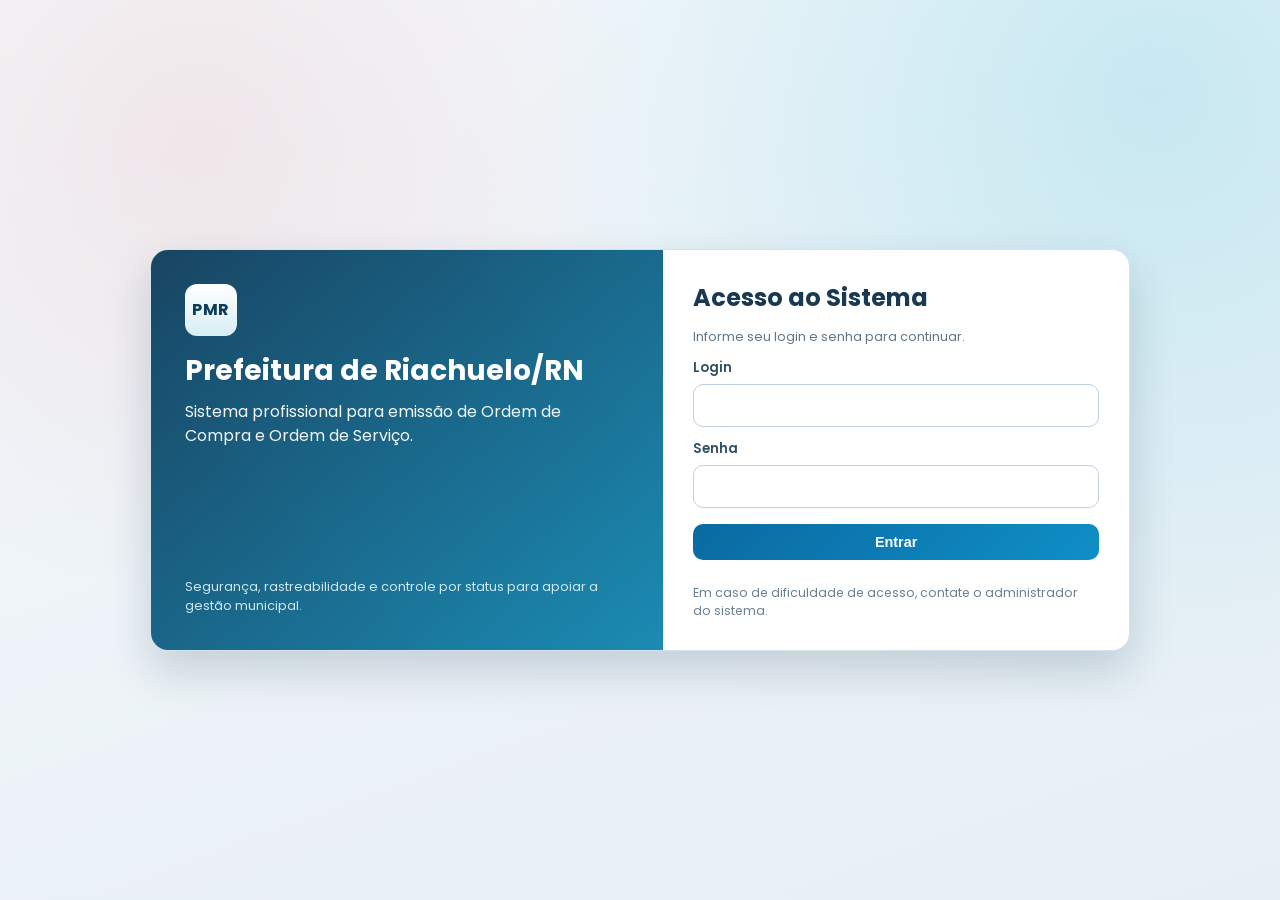
<file: index.html>
<!DOCTYPE html>
<html lang="pt-BR">
<head>
  <meta charset="UTF-8" />
  <meta name="viewport" content="width=device-width, initial-scale=1.0" />
  <title>Login | Sistema de Ordens</title>
  <link rel="preconnect" href="https://fonts.googleapis.com">
  <link rel="preconnect" href="https://fonts.gstatic.com" crossorigin>
  <link href="https://fonts.googleapis.com/css2?family=Poppins:wght@400;500;600;700&display=swap" rel="stylesheet">
  <link rel="stylesheet" href="css/style.css" />
</head>
<body>
  <main class="login-page">
    <section class="login-card">
      <aside class="login-aside">
        <div>
          <div class="brand-badge" style="margin-bottom:16px;">PMR</div>
          <h1>Prefeitura de Riachuelo/RN</h1>
          <p>Sistema profissional para emissão de Ordem de Compra e Ordem de Serviço.</p>
        </div>
        <p class="helper-text" style="color:#d9eef8;">
          Segurança, rastreabilidade e controle por status para apoiar a gestão municipal.
        </p>
      </aside>

      <div class="login-form-wrap">
        <h2>Acesso ao Sistema</h2>
        <p class="helper-text">Informe seu login e senha para continuar.</p>

        <form id="loginForm" novalidate>
          <div class="field">
            <label for="login">Login</label>
            <input type="text" id="login" name="login" autocomplete="username" required />
          </div>

          <div class="field" style="margin-top:12px;">
            <label for="senha">Senha</label>
            <input type="password" id="senha" name="senha" autocomplete="current-password" required />
          </div>

          <button id="btnEntrar" type="submit" class="btn btn-primary" style="margin-top:16px; width:100%;">Entrar</button>
          <div id="loginError" class="error-box"></div>
        </form>

        <div class="login-footer-note">
          Em caso de dificuldade de acesso, contate o administrador do sistema.
        </div>
      </div>
    </section>
  </main>

  <script src="js/config.js"></script>
  <script src="js/utils.js"></script>
  <script src="js/api.js"></script>
  <script src="js/auth.js"></script>
  <script>
    document.addEventListener('DOMContentLoaded', function () {
      Auth.initLoginPage();
    });
  </script>
</body>
</html>
</file>
<file: css/style.css>
:root {
  --bg-1: #f4f8fb;
  --bg-2: #e7eff5;
  --ink-1: #12202f;
  --ink-2: #395164;
  --accent-1: #0a6aa1;
  --accent-2: #0fb1d1;
  --accent-3: #d62d2d;
  --line: #d3dee8;
  --white: #ffffff;
  --success: #20865b;
  --warning: #a76c00;
  --danger: #ba2a2a;
  --radius: 14px;
  --shadow: 0 8px 22px rgba(14, 39, 58, 0.12);
}

* {
  box-sizing: border-box;
}

html,
body {
  margin: 0;
  padding: 0;
  min-height: 100%;
}

body {
  font-family: 'Poppins', 'Trebuchet MS', sans-serif;
  color: var(--ink-1);
  background:
    radial-gradient(circle at 90% 10%, rgba(15, 177, 209, 0.18), transparent 45%),
    radial-gradient(circle at 15% 15%, rgba(214, 45, 45, 0.08), transparent 35%),
    linear-gradient(160deg, var(--bg-1), var(--bg-2));
}

a {
  color: var(--accent-1);
  text-decoration: none;
}

.page {
  width: 100%;
  max-width: 1400px;
  margin: 0 auto;
  padding: 20px;
}

.app-shell {
  display: grid;
  gap: 16px;
}

.app-header {
  background: linear-gradient(125deg, #0f3d60, #0a6aa1 65%, #1498c2);
  color: var(--white);
  border-radius: var(--radius);
  padding: 16px 20px;
  box-shadow: var(--shadow);
}

.app-header-row {
  display: flex;
  flex-wrap: wrap;
  justify-content: space-between;
  align-items: center;
  gap: 12px;
}

.brand {
  display: flex;
  align-items: center;
  gap: 12px;
}

.brand-badge {
  width: 52px;
  height: 52px;
  border-radius: 12px;
  display: flex;
  align-items: center;
  justify-content: center;
  font-weight: 700;
  letter-spacing: 0.8px;
  background: linear-gradient(180deg, #ffffff, #d6eef5);
  color: #0b3c5a;
}

.brand h1 {
  margin: 0;
  font-size: 1.15rem;
  font-weight: 700;
}

.brand p {
  margin: 2px 0 0;
  opacity: 0.9;
  font-size: 0.85rem;
}

.top-nav {
  display: flex;
  flex-wrap: wrap;
  gap: 8px;
}

.top-nav a {
  background: rgba(255, 255, 255, 0.16);
  color: #f5fbff;
  border: 1px solid rgba(255, 255, 255, 0.18);
  border-radius: 999px;
  padding: 8px 14px;
  font-size: 0.86rem;
  transition: all 0.2s ease;
}

.top-nav a:hover,
.top-nav a.active {
  background: rgba(255, 255, 255, 0.28);
}

.user-box {
  display: flex;
  align-items: center;
  gap: 12px;
}

.user-tag {
  font-size: 0.86rem;
  opacity: 0.95;
}

.btn {
  border: none;
  cursor: pointer;
  border-radius: 10px;
  padding: 10px 14px;
  font-weight: 600;
  transition: all 0.2s ease;
  font-size: 0.9rem;
}

.btn:disabled {
  opacity: 0.6;
  cursor: not-allowed;
}

.btn-primary {
  background: linear-gradient(135deg, var(--accent-1), #0f8fc7);
  color: var(--white);
}

.btn-primary:hover {
  filter: brightness(1.05);
}

.btn-secondary {
  background: #e9f1f7;
  color: #0f3e5c;
}

.btn-secondary:hover {
  background: #dce9f4;
}

.btn-danger {
  background: #f8d6d6;
  color: #862929;
}

.btn-danger:hover {
  background: #f0c5c5;
}

.btn-ghost {
  background: rgba(255, 255, 255, 0.15);
  color: #fff;
  border: 1px solid rgba(255, 255, 255, 0.3);
}

.panel {
  background: var(--white);
  border: 1px solid var(--line);
  border-radius: var(--radius);
  padding: 16px;
  box-shadow: 0 4px 14px rgba(14, 39, 58, 0.06);
}

.panel h2,
.panel h3 {
  margin: 0 0 12px;
  color: #16384f;
}

.grid {
  display: grid;
  gap: 14px;
}

.grid-2 {
  grid-template-columns: repeat(2, minmax(0, 1fr));
}

.grid-3 {
  grid-template-columns: repeat(3, minmax(0, 1fr));
}

.grid-4 {
  grid-template-columns: repeat(4, minmax(0, 1fr));
}

.field {
  display: flex;
  flex-direction: column;
  gap: 6px;
}

.field label {
  font-size: 0.82rem;
  font-weight: 600;
  color: #2f4f64;
}

input,
select,
textarea {
  width: 100%;
  border: 1px solid #bfd0de;
  border-radius: 10px;
  padding: 10px;
  font-family: inherit;
  font-size: 0.92rem;
  color: #163245;
  background: #fff;
}

input:focus,
select:focus,
textarea:focus {
  outline: none;
  border-color: #3da0ca;
  box-shadow: 0 0 0 3px rgba(14, 147, 192, 0.16);
}

textarea {
  resize: vertical;
  min-height: 90px;
}

.readonly {
  background: #f4f7fa;
}

.actions {
  display: flex;
  flex-wrap: wrap;
  gap: 10px;
  margin-top: 10px;
}

.kpi-grid {
  display: grid;
  grid-template-columns: repeat(4, minmax(0, 1fr));
  gap: 12px;
}

.kpi {
  border-radius: 14px;
  padding: 16px;
  color: #fff;
  min-height: 110px;
  display: flex;
  flex-direction: column;
  justify-content: space-between;
  box-shadow: 0 8px 20px rgba(20, 63, 91, 0.2);
}

.kpi.kpi-blue {
  background: linear-gradient(135deg, #0d5f93, #23a2ca);
}

.kpi.kpi-red {
  background: linear-gradient(135deg, #922b2b, #d24747);
}

.kpi.kpi-green {
  background: linear-gradient(135deg, #1f7a4c, #2cab74);
}

.kpi.kpi-dark {
  background: linear-gradient(135deg, #394d5d, #657b8f);
}

.kpi-title {
  font-size: 0.9rem;
  opacity: 0.92;
}

.kpi-value {
  font-size: 1.6rem;
  font-weight: 700;
}

.table-wrap {
  width: 100%;
  overflow: auto;
  border: 1px solid var(--line);
  border-radius: 12px;
}

table {
  width: 100%;
  border-collapse: collapse;
  min-width: 780px;
  background: var(--white);
}

th,
td {
  border-bottom: 1px solid #e0e8ef;
  padding: 9px 10px;
  text-align: left;
  font-size: 0.86rem;
  vertical-align: top;
}

th {
  background: #f0f6fb;
  color: #1f3f56;
  font-weight: 700;
}

tr:hover td {
  background: #f8fbfe;
}

.empty-row {
  text-align: center;
  color: #61788a;
  padding: 16px;
}

.status-badge {
  border-radius: 999px;
  padding: 4px 10px;
  font-size: 0.75rem;
  font-weight: 700;
  display: inline-block;
}

.status-RASCUNHO {
  background: #fff2d6;
  color: #7a5b08;
}

.status-EMITIDA {
  background: #dff5e8;
  color: #1d7146;
}

.status-CANCELADA {
  background: #f7dede;
  color: #8b2a2a;
}

.tabs {
  display: flex;
  flex-wrap: wrap;
  gap: 8px;
  margin-bottom: 12px;
}

.tab-btn {
  border: 1px solid #bfd0de;
  background: #edf4f9;
  color: #21445a;
  padding: 8px 12px;
  border-radius: 999px;
  cursor: pointer;
  font-weight: 600;
}

.tab-btn.active {
  background: linear-gradient(135deg, #0f6da1, #1697c8);
  color: white;
  border-color: #0f6da1;
}

.tab-panel {
  display: none;
}

.tab-panel.active {
  display: block;
}

.helper-text {
  font-size: 0.8rem;
  color: #5f7789;
}

.error-box {
  display: none;
  margin-top: 10px;
  border-radius: 10px;
  background: #fde8e8;
  color: #8a2e2e;
  padding: 10px;
  border: 1px solid #f4c8c8;
  font-size: 0.86rem;
}

.error-box.show {
  display: block;
}

.success-box {
  display: none;
  margin-top: 10px;
  border-radius: 10px;
  background: #e3f7ea;
  color: #1f7548;
  padding: 10px;
  border: 1px solid #c7ebd5;
  font-size: 0.86rem;
}

.success-box.show {
  display: block;
}

.login-page {
  min-height: 100vh;
  display: grid;
  place-items: center;
  padding: 24px;
}

.login-card {
  width: 100%;
  max-width: 980px;
  background: #ffffff;
  border-radius: 18px;
  overflow: hidden;
  box-shadow: 0 20px 45px rgba(10, 44, 66, 0.18);
  border: 1px solid #d7e3ec;
  display: grid;
  grid-template-columns: 1.1fr 1fr;
}

.login-aside {
  background:
    linear-gradient(140deg, rgba(12, 60, 91, 0.95), rgba(15, 134, 176, 0.95)),
    linear-gradient(45deg, rgba(214, 45, 45, 0.2), transparent);
  color: white;
  padding: 34px;
  display: flex;
  flex-direction: column;
  justify-content: space-between;
}

.login-aside h1 {
  margin: 0;
  line-height: 1.35;
  font-size: 1.75rem;
}

.login-aside p {
  margin: 10px 0 0;
  line-height: 1.55;
  opacity: 0.95;
}

.login-form-wrap {
  padding: 30px;
}

.login-form-wrap h2 {
  margin: 0 0 6px;
  color: #173a52;
}

.login-footer-note {
  margin-top: 24px;
  font-size: 0.78rem;
  color: #6a8192;
}

.toolbar {
  display: flex;
  flex-wrap: wrap;
  gap: 10px;
  align-items: center;
  justify-content: space-between;
  margin-bottom: 12px;
}

.totals-box {
  display: grid;
  grid-template-columns: repeat(3, minmax(0, 1fr));
  gap: 10px;
}

.total-item {
  background: #f1f7fc;
  border: 1px solid #d3e3ef;
  border-radius: 10px;
  padding: 10px;
}

.total-item span {
  display: block;
}

.total-label {
  font-size: 0.78rem;
  color: #406175;
}

.total-value {
  margin-top: 4px;
  font-weight: 700;
  color: #17364b;
}

.print-sheet {
  background: #fff;
  color: #111;
  border: 1px solid #cdd9e2;
  border-radius: 14px;
  padding: 16px;
}

.print-header {
  display: flex;
  justify-content: space-between;
  align-items: flex-start;
  border-bottom: 2px solid #2a88b6;
  padding-bottom: 10px;
  margin-bottom: 10px;
}

.print-logo {
  display: flex;
  align-items: center;
  gap: 10px;
}

.print-logo-box {
  width: 52px;
  height: 52px;
  border-radius: 8px;
  border: 2px solid #185476;
  display: flex;
  align-items: center;
  justify-content: center;
  font-weight: 700;
  color: #185476;
}

.print-title h3 {
  margin: 0;
  font-size: 1rem;
}

.print-title p {
  margin: 2px 0 0;
  font-size: 0.78rem;
}

.print-meta {
  text-align: right;
  font-size: 0.8rem;
}

.print-meta strong {
  display: block;
  font-size: 0.95rem;
}

.print-info-grid {
  display: grid;
  grid-template-columns: repeat(3, minmax(0, 1fr));
  gap: 8px;
  margin: 10px 0;
}

.print-info-item {
  border: 1px solid #ccd7df;
  border-radius: 8px;
  padding: 7px;
}

.print-info-item b {
  display: block;
  font-size: 0.74rem;
  color: #355567;
}

.print-info-item span {
  font-size: 0.82rem;
}

.print-sign {
  margin-top: 28px;
  display: grid;
  grid-template-columns: repeat(2, 1fr);
  gap: 16px;
}

.print-sign-box {
  text-align: center;
  padding-top: 20px;
}

.print-sign-box hr {
  border: none;
  border-top: 1px solid #333;
  margin: 0 0 6px;
}

.hide-print {
  display: block;
}

.only-print {
  display: none;
}

.toast-container {
  position: fixed;
  right: 16px;
  bottom: 16px;
  z-index: 9999;
  display: grid;
  gap: 8px;
}

.toast {
  min-width: 240px;
  max-width: 380px;
  border-radius: 10px;
  padding: 10px 12px;
  color: #fff;
  font-size: 0.84rem;
  box-shadow: 0 6px 16px rgba(0, 0, 0, 0.25);
  animation: toastIn 0.2s ease;
}

.toast-info {
  background: #2d6c94;
}

.toast-success {
  background: #247a51;
}

.toast-warning {
  background: #9e6d0a;
}

.toast-error {
  background: #a13131;
}

.toast-hide {
  animation: toastOut 0.2s ease forwards;
}

@keyframes toastIn {
  from {
    opacity: 0;
    transform: translateY(8px);
  }
  to {
    opacity: 1;
    transform: translateY(0);
  }
}

@keyframes toastOut {
  to {
    opacity: 0;
    transform: translateY(10px);
  }
}

@media (max-width: 1140px) {
  .kpi-grid {
    grid-template-columns: repeat(2, minmax(0, 1fr));
  }
  .grid-4 {
    grid-template-columns: repeat(2, minmax(0, 1fr));
  }
}

@media (max-width: 980px) {
  .login-card {
    grid-template-columns: 1fr;
  }
  .grid-3,
  .grid-2 {
    grid-template-columns: 1fr;
  }
  .totals-box {
    grid-template-columns: 1fr;
  }
  .print-info-grid {
    grid-template-columns: 1fr;
  }
}

@media (max-width: 640px) {
  .page {
    padding: 12px;
  }
  .app-header {
    padding: 14px;
  }
  .kpi-grid {
    grid-template-columns: 1fr;
  }
}

@page {
  size: A4 portrait;
  margin: 10mm;
}

@media print {
  body {
    background: white !important;
  }

  .hide-print {
    display: none !important;
  }

  .only-print {
    display: block !important;
  }

  .page {
    max-width: none;
    padding: 0;
    margin: 0;
  }

  .print-sheet {
    border: none;
    border-radius: 0;
    box-shadow: none;
    padding: 0;
  }

  table,
  th,
  td {
    font-size: 10.5px !important;
  }
}
</file>
